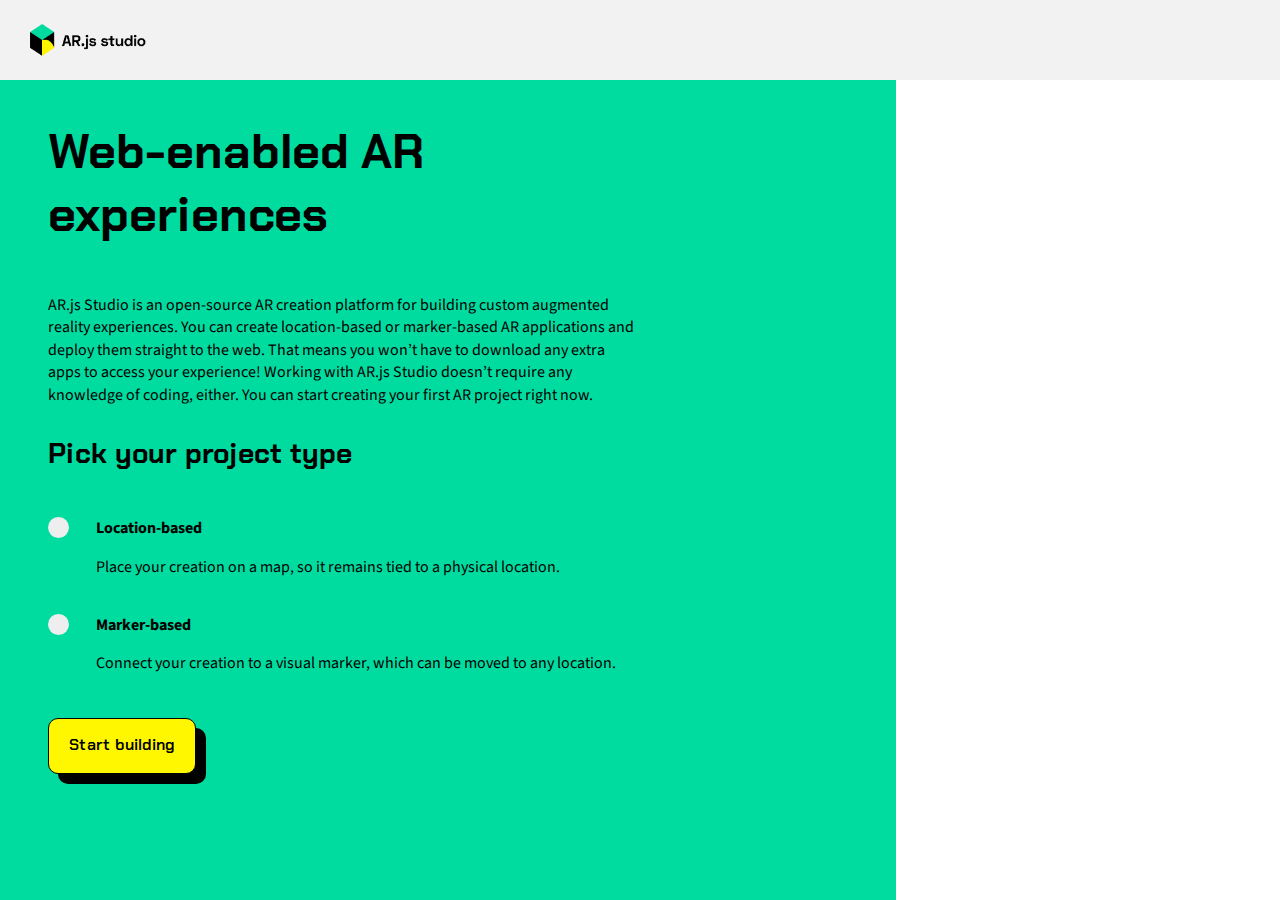
<file: index.html>
<!DOCTYPE html>
<html lang="en">
  <head>
    <title>AR.js Studio</title>
    <link rel="shortcut icon" href="./assets/img/favicon.ico" />
    <meta charset="utf-8" />
    <meta http-equiv="X-UA-Compatible" content="IE=edge" />
    <meta name="viewport" content="width=device-width, initial-scale=1" />

    <!-- import the webpage's stylesheet -->
    <link rel="stylesheet" href="./style.css" />
    <link rel="stylesheet" href="./pages/main/main.css" />

    <!-- import the webpage's javascript file -->
    <script src="./components/header/header.js"></script>
    <script src="./pages/main/main.js"></script>
    <script src="./components/feedback/stickybutton.js"></script>
  </head>

  <body>
    <page-header assetsUrl="assets"></page-header>
    <div class="background">
      <div class="content">
        <p class="title">Web-enabled AR experiences</p>
        <p class="paragraph">
            AR.js Studio is an open-source AR creation platform for building custom augmented reality experiences.
            You can create location-based or marker-based AR applications and deploy them straight to the web.
            That means you won’t have to download any extra apps to access your experience!
            Working with AR.js Studio doesn’t require any knowledge of coding, either.
            You can start creating your first AR project right now.
        </p>

        <img class="splashscreen" src="./assets/img/splashscreen.png" alt="Demo image home page"/>

        <p class="lead">Pick your project type</p>

        <div>
          <label class="radio-container paragraph">
            <span class="radio-title">Location-based</span>
            <input
              id="location"
              type="radio"
              name="radio"
              onclick="radioOnclick(this)"
            />
            <span>
                Place your creation on a map, so it remains tied to a physical location.
            </span>
            <span class="checkmark"></span>
          </label>

          <label class="radio-container paragraph">
            <span class="radio-title">Marker-based</span>
            <input
              id="marker"
              type="radio"
              name="radio"
              onclick="radioOnclick(this)"
            />
            <span>
                Connect your creation to a visual marker, which can be moved to any location.
            </span>
            <span class="checkmark"></span>
          </label>

          <div class="buttons-container">
            <a onclick="anchorOnclick(this)" id="start-building" class="primary-button">Start building</a>
          </div>
          <feedback-button></feedback-button>
          <div id="error" class="error" style="visibility: hidden;">
            Please, select a project type.
          </div>
        </div>
      </div>
    </div>
  </body>
</html>
</file>
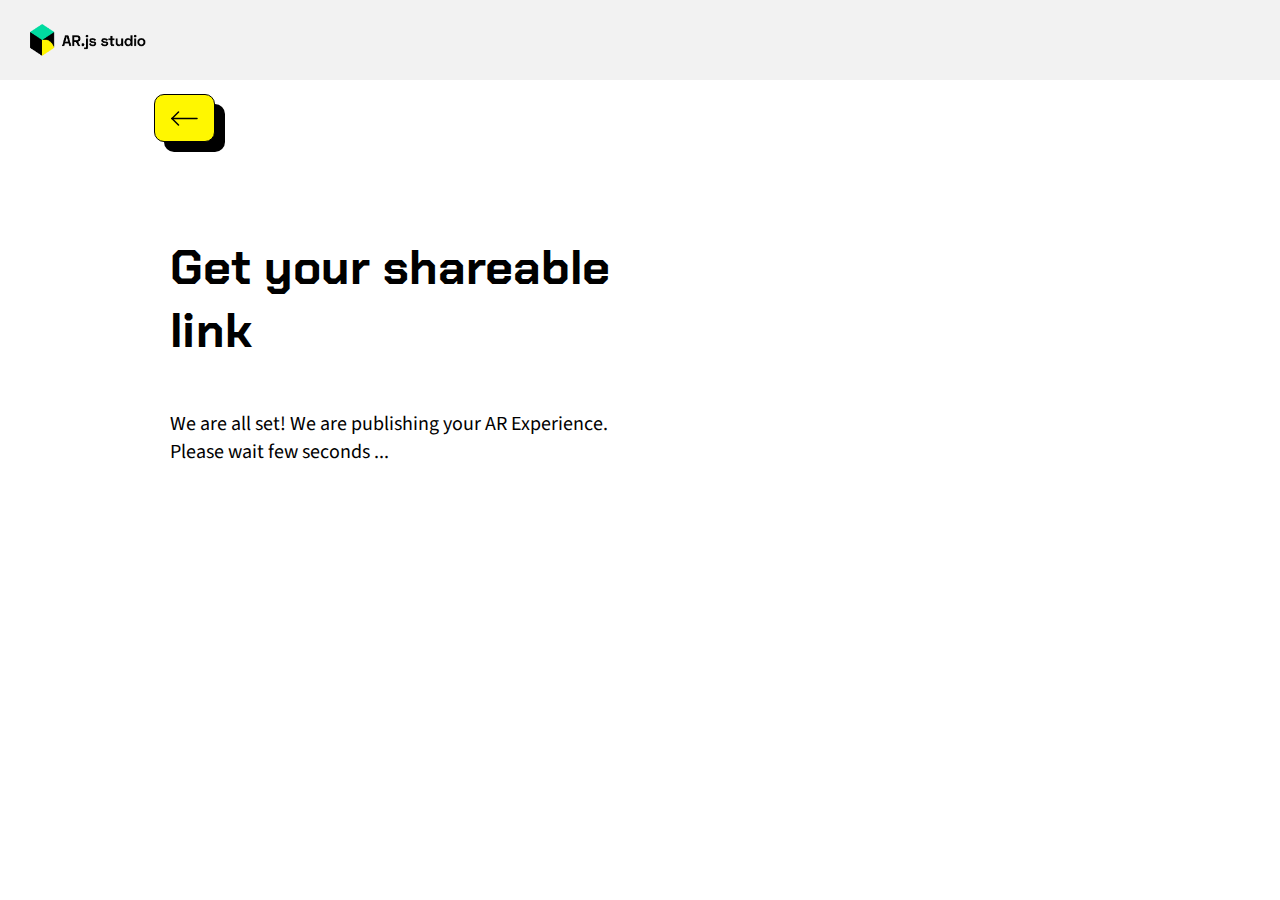
<file: pages/publish-confirm/index.html>
<!DOCTYPE html>
<html lang="en">

<head>
    <title>AR.js Studio</title>
    <meta charset="utf-8" />
    <meta http-equiv="X-UA-Compatible" content="IE=edge" />
    <meta name="viewport" content="width=device-width, initial-scale=1" />

    <!-- import the webpage's stylesheet -->
    <link rel="stylesheet" href="../../style.css" />
    <link rel="stylesheet" href="../publish/publish.css" />

    <!-- import studio-backend api -->
    <script src="../../backend-dist/arjs-studio-backend.min.js"></script>

    <!-- import web components -->
    <script src="../../components/back-anchor/back-anchor.js"></script>
    <script src="../../components/header/header.js"></script>
    <script src="../../components/footer/footer.js"></script>
    <script src="../../utils/fileHelper.js"></script>
    <script src="./publish-confirm.js"></script>
</head>

<body>
    <page-header assetsUrl="../../assets"></page-header>

    <div class="pages-content">
        <back-anchor assetsUrl="../../assets"></back-anchor>

        <div class="pages-content-container">
            <div class="pages-content-element">
                <p class="title">Get your shareable link</p>
                <p class="all-set paragraph margin-bottom-2rem loader" style="font-size: 1.25em;">
                    We are all set! We are publishing your AR Experience. Please wait few seconds
                    <span class="loader__dot">.</span><span class="loader__dot">.</span><span class="loader__dot">.</span>
                </p>

                <div class="repo-url">

                </div>
            </div>
        </div>
</body>
</html>
</file>
<file: style.css>
/* Google fonts */
@import url("https://fonts.googleapis.com/css?family=Chakra+Petch&display=swap");
@import url("https://fonts.googleapis.com/css?family=Source+Sans+Pro&display=swap");

/* Color Variables */
:root {
  --primary-color: #fff700;
  --primary-color-dark: #e6de00;
  --secondary-color: #00dba0;
  --secondary-color-dark: #00c28e;
  --passive-color: #f2f2f2;
  --passive-color-dark: #d9d9d9;
  --link-color: #0000ff;
  --max-z-index: 99999;
}

/* Typography */
.title {
  font-family: Chakra Petch;
  font-style: normal;
  font-weight: bold;
  font-size: 3em;
}

.bold {
    font-weight: bold;
    color: var(--link-color);
}

.lead {
  font-family: Chakra Petch;
  font-style: normal;
  font-weight: bold;
  font-size: 1.75em;
  line-height: 140%;
}

.paragraph,
.small,
.link,
.error {
  font-family: Source Sans Pro;
  font-style: normal;
  font-weight: normal;
  line-height: 140%;
}

.paragraph {
  font-size: 1em;
}

.small {
  font-size: 0.875em;
}

.link {
  color: var(--link-color);
  text-decoration: none;
  font-weight: bold;
}

.error {
  font-style: italic;
  font-size: 1em;
  color: #df0000;
}

/* Buttons */
.primary-button,
.secondary-button,
.passive-button {
  display: inline-block;
  font-family: Chakra Petch;
  font-style: normal;
  font-weight: 600;
  font-size: 1em;
  line-height: 1.25em;
  height: 3.5em;
  border: 1.5px solid black;
  box-sizing: border-box;
  box-shadow: 10px 10px 0px black;
  border-radius: 10px;
  padding: 1em 1.25em;
  margin: 1.875em 0;
  text-decoration: none;
  color: black;
  cursor: pointer;
}

.primary-button:active,
.secondary-button:active,
.passive-button:active {
  box-shadow: 5px 5px 0px #000000;
  transform: translateY(4px);
}

.primary-button {
  background: var(--primary-color);
}

.primary-button:hover {
  background: var(--primary-color-dark);
}

.secondary-button {
  background: var(--secondary-color);
}

.secondary-button:hover {
  background: var(--secondary-color-dark);
}

.passive-button {
  background: var(--passive-color);
}

.passive-button:hover {
  background: var(--passive-color-dark);
}

.cursor-pointer {
  cursor: pointer;
}

/* body */
body {
  margin: 0;
}

hr {
  margin: 2.25em 0.625em;
  border: 1px solid var(--passive-color);
}

page-header {
  display: flex;
  align-items: center;
  position: fixed;
  width: 100%;
  background: var(--passive-color);
  z-index: var(--max-z-index);
}

page-footer {
  position: absolute;
  background: var(--secondary-color);
  width: 100%;
}

.pages-content {
  font-family: Source Sans Pro;
  padding: 4em 12vw;
}

.pages-content-container {
  display: flex;
  align-items: flex-start;
  margin-bottom: 2em;
}

.pages-content-element {
  width: 50%;
  padding: 1em;
  max-width: 30em;
  margin-right: 1em;
}

/* TODO: move this to location.css */
.pages-content-element .lead {
  margin-top: 0;
}

/* TODO: move this to location.css */
.pages-content-container:first-of-type {
  margin-bottom: 2.25em;
}

/* TODO: resolve duplicate conflict. move this to the back-anchor component. */
.back-anchor {
  padding: 1em 0em;
  height: 3rem;
}
.coordinates-input-wrapper {
  margin-bottom: 1rem;
}

.back-anchor {
  padding: 1em;
  font-size: 1em;
}

/* TODO: move .coordinates-input-container to location.css */
.coordinates-input-container {
  display: flex;
  margin-bottom: 1em;
}

.coordinates-input-container .input-number-tags {
    padding-left: 0;
}

.add-location-container {
    width: fit-content;
    cursor: pointer;
}

.coordinates-input-container > div {
  padding: 1rem;
  display: flex;
  flex-flow: column nowrap;
  justify-content: center;
  text-align: justify;
}

.delete-coordinates-container > svg {
  margin-top: 2.5rem;
}

.remove-location-container {
    display: flex;
    cursor: pointer;
}

.add-location-container {
  display: flex;
}

.add-location-icon {
  margin-right: 0.4rem;
}

.input-container label {
  font-family: Source Sans Pro;
  font-size: 0.875rem;
}

.map-buttons-container {
    display: flex;
    justify-content: space-between;
}

.text-input {
  border: 1px solid var(--passive-color-dark);
  box-sizing: border-box;
  border-radius: 5px;
  height: 3.125rem;
  padding: 1rem 1.25rem;
  font-family: Source Sans Pro;
  font-size: 0.875rem;
  margin-top: 0.5rem;
}

input:focus {
  outline: none;
}

#content-preview {
  display: flex;
  flex-direction: column;
}

.download-default-marker {
  display: flex;
  vertical-align: middle;
  font-style: italic;
  font-weight: bold;
  font-size: 18px;
}

.beta {
  font-family: Source Sans Pro;
  margin-top: 5em;
  background-color: #fff700;
  padding: 1em;
}

.repo-url {
  font-size: 1.25em;
}

.buttons-container {
    display: flex;
    justify-content: space-between;
    cursor: pointer;
    padding-right: 2em;
}

.links .grid {
    display: grid;
    grid-template-columns: 1fr;
    margin: 3em 0;
}

.links .row {
    display: flex;
    gap: 2em;
    margin-bottom: 2em;
}

.links .first {
    width: 2em;
}

.links span input,
.links span select {
    padding: 0.25em;
    font-size: 1.2em;
}

@keyframes blink {
  50% {
    color: transparent;
  }
}
.loader__dot {
  animation: 1s blink infinite;
}
.loader__dot:nth-child(2) {
  animation-delay: 250ms;
}
.loader__dot:nth-child(3) {
  animation-delay: 500ms;
}

/* Responsive */
@media screen and (max-width: 900px) {
  /* Typography */
  .title {
    font-size: 2.5em;
  }

  .pages-content-container {
    flex-direction: column;
  }
  .pages-content-element {
    width: 100%;
  }
}
</file>
<file: pages/main/main.css>
/* Main content */
.background {
  display: flex;
  flex-direction: column;
  width: 70vw;
  min-height: 100vh;
  background: var(--secondary-color);
}

.content {
  margin-left: 1.5em;
  padding: 1.5em;
  padding-right: 20vw;
  padding-bottom: 0;
}

.content .title {
    margin-top: 2em;
}

.splashscreen {
  top: 0%;
  position: absolute;
  right: 8vw;
  height: 90%;
}

.main-content {
  position: relative;
  padding: 6em;
  padding-right: 18em;
}

/* TODO: remove this on release */
.main-subtitle {
  font-size: 1.25em;
  font-weight: bold;
}

/* Custom radio buttons */
.radio-container {
  display: flex;
  flex-direction: column;
  position: relative;
  padding-left: 3em;
  margin: 1.25em 0; /* TODO: merge margin attributes */
  margin-bottom: 0.8em;
  cursor: pointer;
  font-size: 1em;
  -webkit-user-select: none;
  -moz-user-select: none;
  -ms-user-select: none;
  user-select: none;
}

.radio-container .radio-title {
    font-weight: bold;
}

.radio-container span {
    margin-top: 1em;
}

/* Hide the browser's default radio button */
.radio-container input {
  position: absolute;
  opacity: 0;
  cursor: pointer;
}

/* Create a custom radio button */
.checkmark {
  position: absolute;
  top: 0;
  left: 0;
  height: 1.3em;
  width: 1.3em;
  background: #eee;
  border-radius: 50%;
  display: flex;
  flex-direction: column;
  justify-content: center;
  align-items: center;
}

/* On mouse-over, add a grey background color */
.radio-container:hover input ~ .checkmark {
  background: #ccc;
}

/* When the radio button is checked, add a black background */
.radio-container input:checked ~ .checkmark {
  background: black;
}

/* Create the indicator (the dot/circle - hidden when not checked) */
.checkmark:after {
  content: "";
  position: relative;
  display: none;
}

/* Show the indicator (dot/circle) when checked */
.radio-container input:checked ~ .checkmark:after {
  display: block;
}

/* Style the indicator (dot/circle) */
.radio-container .checkmark:after {
  width: 0.5em;
  height: 0.5em;
  border-radius: 50%;
  background: white;
}

/* Responsive */
@media screen and (max-width: 900px) {
  .background {
    width: 100%;
  }
}

@media screen and (max-width: 1280px) {
  .splashscreen {
    display: none;
  }
}
</file>
<file: pages/publish/publish.css>
/* Input */
#input-container {
  display: flex;
  flex-direction: column;
  align-items: flex-start;
}

#input-container input {
  width: 100%;
}

#image-container img {
  position: relative;
  object-fit: contain;
  font-size: 1.25em;
  text-align: center;
  border: 1px solid black;
}

/* TODO: consider moving these functional attributes to style.css */
.margin-bottom-2rem {
  margin-bottom: 2rem;
}

.bold {
  font-weight: bold;
}

.disclaimer-color {
  color: #828282;
}
</file>
